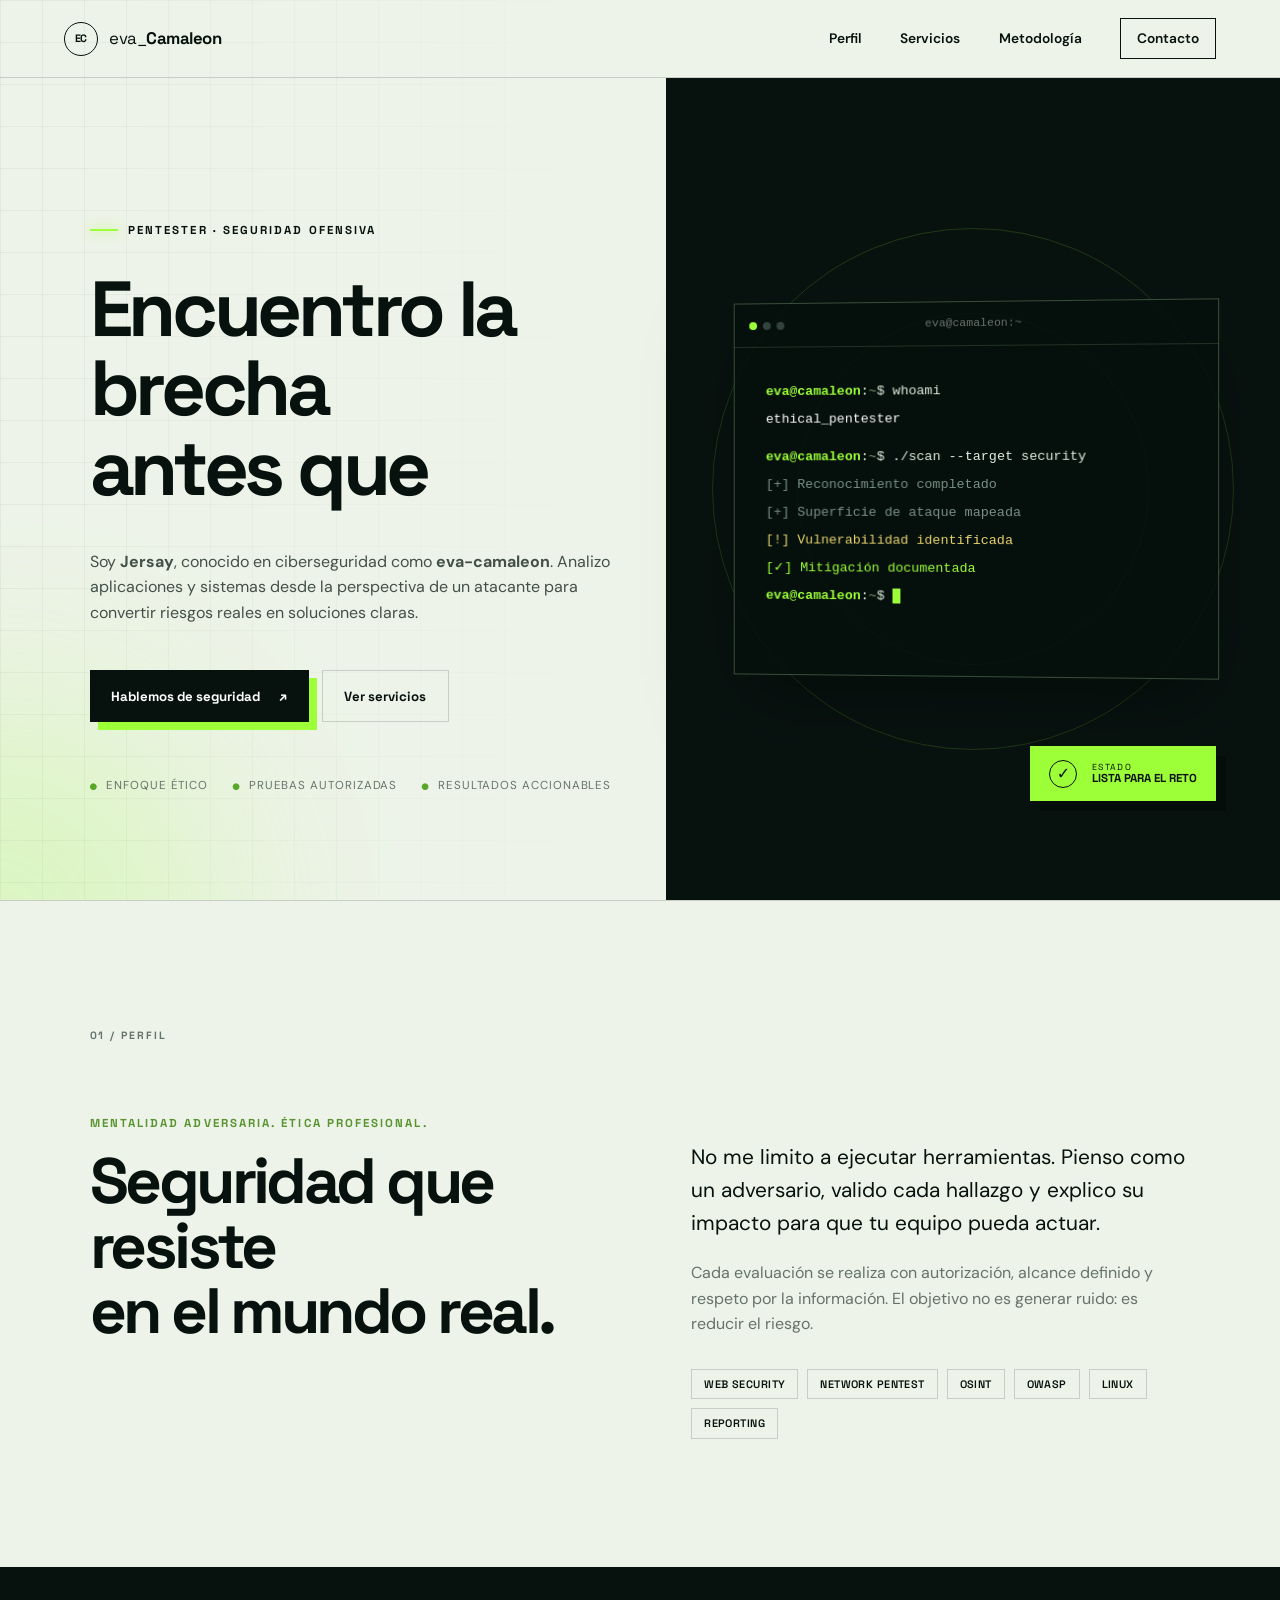
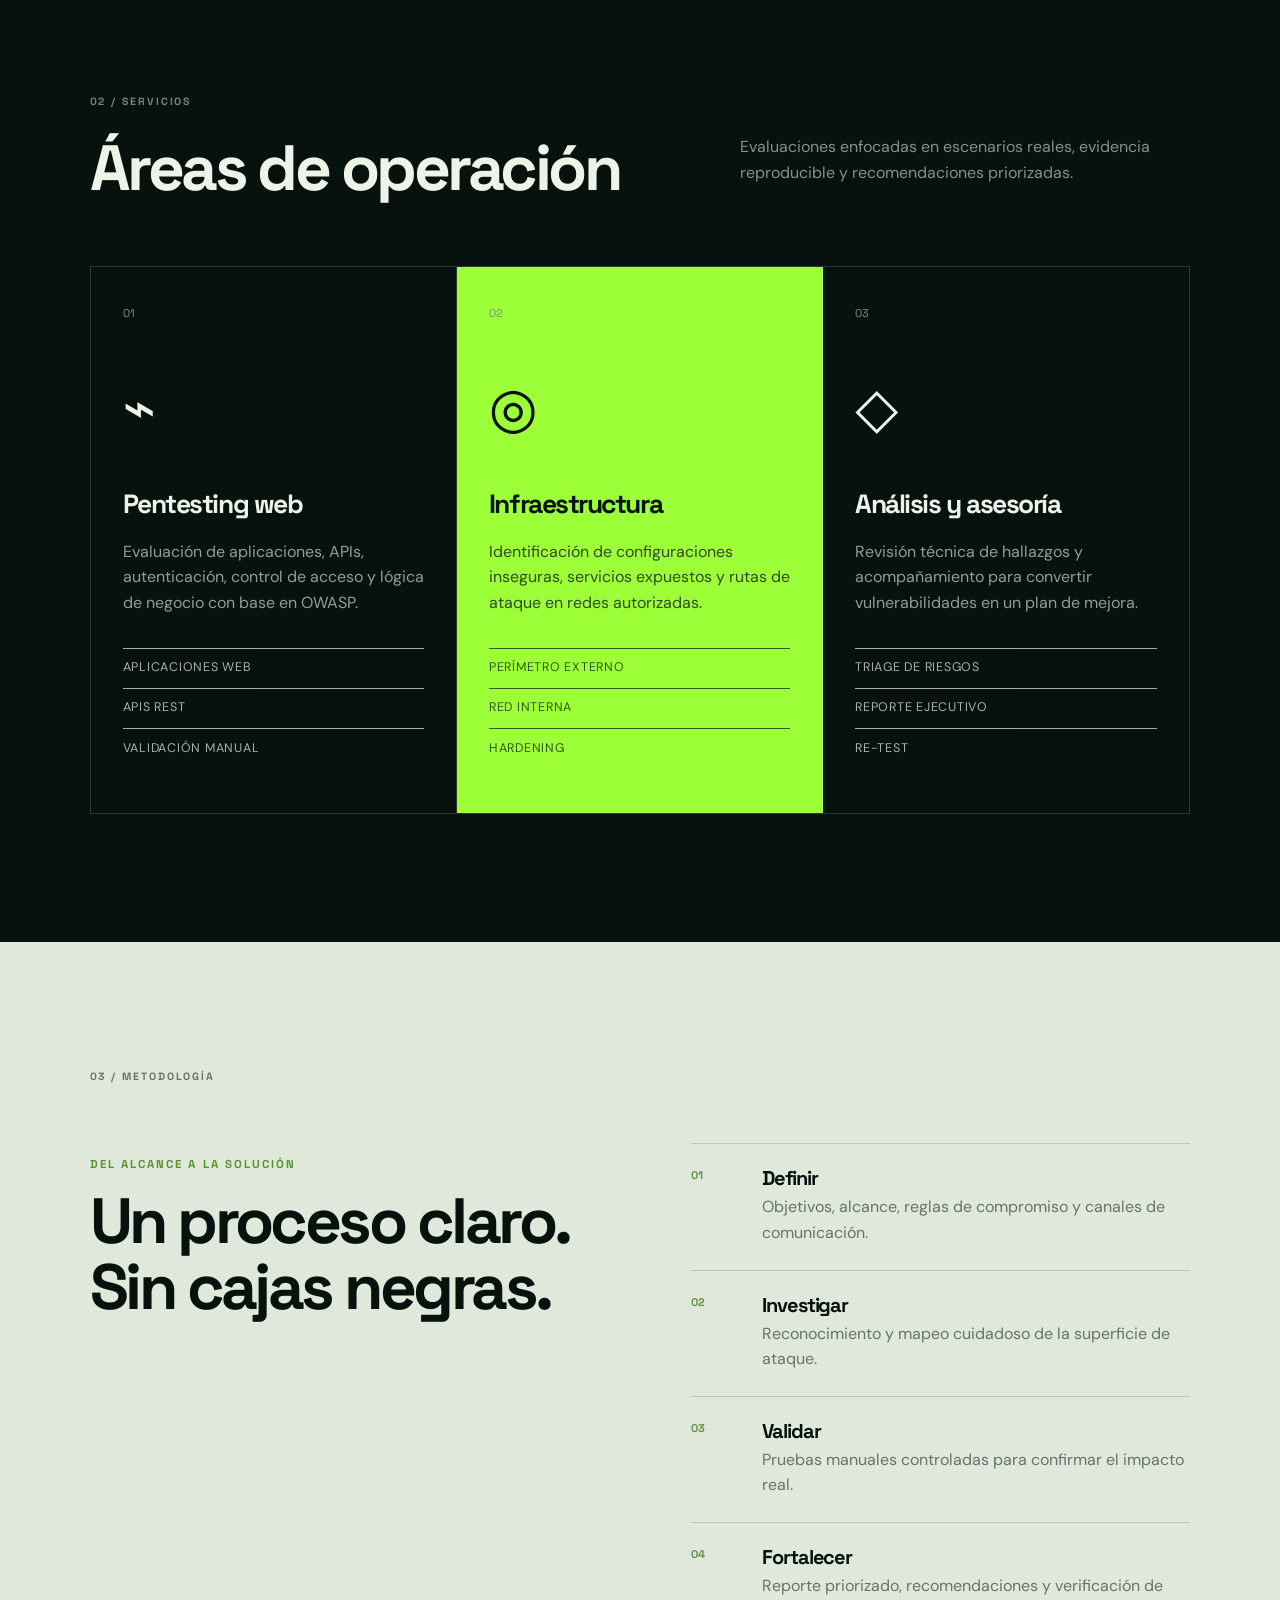
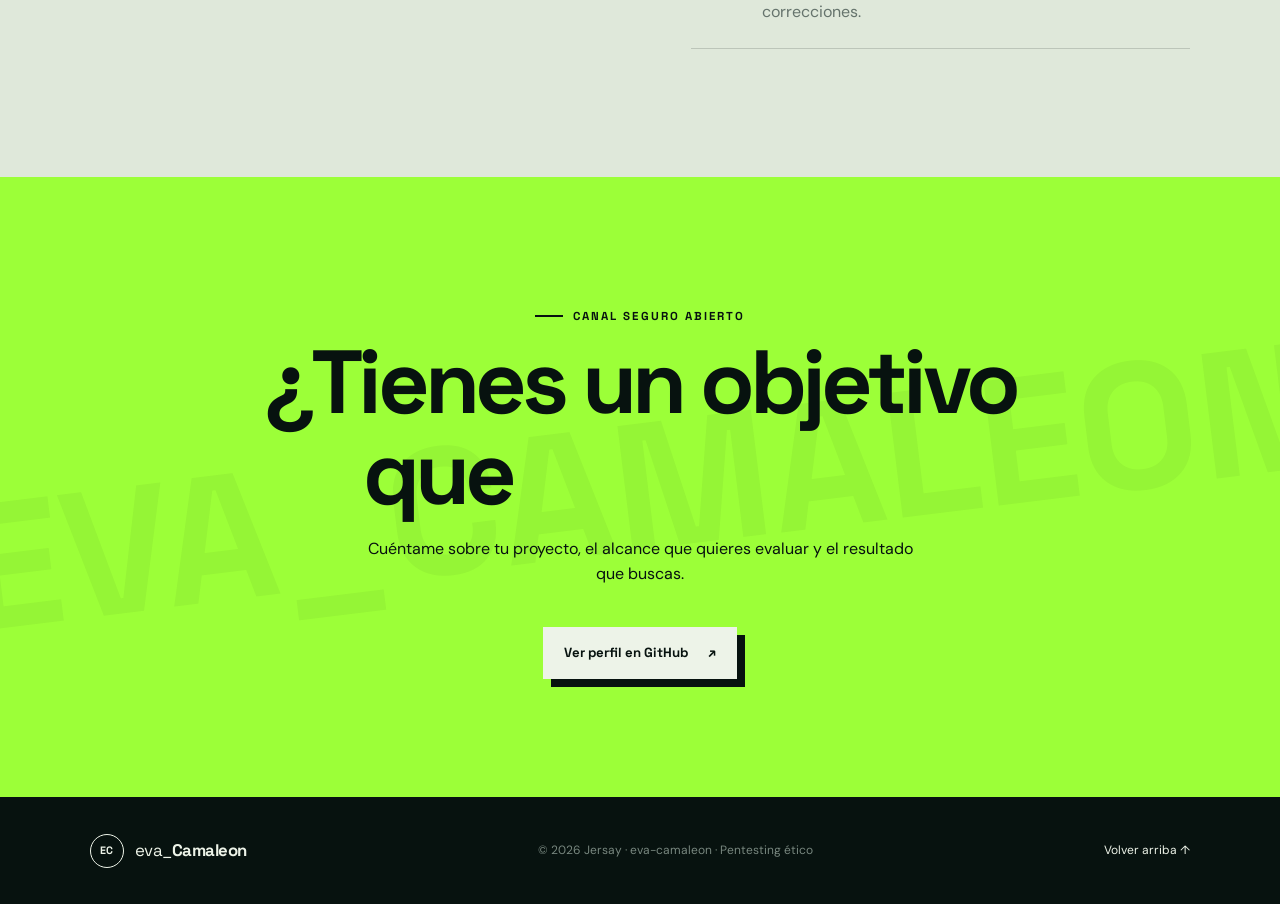
<file: index.html>
<!doctype html>
<html lang="es-MX">
<head>
  <meta charset="utf-8">
  <meta name="viewport" content="width=device-width, initial-scale=1">
  <title>Jersay | eva-camaleon · Pentester y especialista en ciberseguridad</title>
  <meta name="description" content="Portafolio de Jersay, conocido como eva-camaleon: pentester especializado en seguridad ofensiva, auditorías web y análisis de vulnerabilidades.">
  <meta name="author" content="Jersay">
  <meta name="robots" content="index, follow, max-image-preview:large">
  <meta name="theme-color" content="#07120f">
  <meta property="og:type" content="website">
  <meta property="og:locale" content="es_MX">
  <meta property="og:url" content="https://lupuslomas-beep.github.io/">
  <meta property="og:title" content="Jersay | eva-camaleon · Pentester">
  <meta property="og:description" content="Jersay, conocido como eva-camaleon. Pentesting ético, seguridad ofensiva y análisis de vulnerabilidades.">
  <meta property="og:image" content="https://lupuslomas-beep.github.io/assets/eva-camaleon-card.svg">
  <meta name="twitter:card" content="summary_large_image">
  <meta name="twitter:title" content="Jersay | eva-camaleon · Pentester">
  <meta name="twitter:description" content="Pentesting ético, seguridad ofensiva y análisis de vulnerabilidades.">
  <link rel="canonical" href="https://lupuslomas-beep.github.io/">
  <link rel="icon" href="assets/favicon.svg" type="image/svg+xml">
  <script>document.documentElement.classList.add('js')</script>
  <link rel="stylesheet" href="styles.css">
  <script type="application/ld+json">
  {
    "@context": "https://schema.org",
    "@type": "Person",
    "name": "Jersay",
    "alternateName": ["eva-camaleon", "eva_Camaleon", "eva Camaleon"],
    "jobTitle": "Pentester y especialista en ciberseguridad",
    "description": "Profesional de pentesting ético, seguridad ofensiva y análisis de vulnerabilidades",
    "url": "https://lupuslomas-beep.github.io/",
    "sameAs": ["https://github.com/lupuslomas-beep"],
    "knowsAbout": ["Pentesting", "Ciberseguridad", "Seguridad web", "Análisis de vulnerabilidades", "OSINT"]
  }
  </script>
</head>
<body>
  <a class="skip-link" href="#contenido">Saltar al contenido</a>

  <header class="site-header">
    <a class="brand" href="#inicio" aria-label="Ir al inicio">
      <span class="brand-mark" aria-hidden="true">EC</span>
      <span>eva_<strong>Camaleon</strong></span>
    </a>
    <button class="menu-button" type="button" aria-expanded="false" aria-controls="navigation">
      <span></span><span></span><span></span>
      <span class="sr-only">Abrir menú</span>
    </button>
    <nav id="navigation" aria-label="Navegación principal">
      <a href="#perfil">Perfil</a>
      <a href="#servicios">Servicios</a>
      <a href="#metodo">Metodología</a>
      <a class="nav-cta" href="#contacto">Contacto</a>
    </nav>
  </header>

  <main id="contenido">
    <section class="hero" id="inicio">
      <div class="hero-glow" aria-hidden="true"></div>
      <div class="hero-copy reveal">
        <p class="eyebrow"><span></span> Pentester · Seguridad ofensiva</p>
        <h1>Encuentro la brecha<br>antes que <em>ellos.</em></h1>
        <p class="hero-text">Soy <strong>Jersay</strong>, conocido en ciberseguridad como <strong>eva-camaleon</strong>. Analizo aplicaciones y sistemas desde la perspectiva de un atacante para convertir riesgos reales en soluciones claras.</p>
        <div class="hero-actions">
          <a class="button primary" href="#contacto">Hablemos de seguridad <span aria-hidden="true">↗</span></a>
          <a class="button ghost" href="#servicios">Ver servicios</a>
        </div>
        <div class="trust-line" aria-label="Principios de trabajo">
          <span>Enfoque ético</span>
          <span>Pruebas autorizadas</span>
          <span>Resultados accionables</span>
        </div>
      </div>

      <div class="terminal-wrap reveal" aria-label="Terminal decorativa de eva Camaleon">
        <div class="terminal">
          <div class="terminal-bar">
            <div class="dots"><i></i><i></i><i></i></div>
            <span>eva@camaleon:~</span>
          </div>
          <div class="terminal-body" aria-hidden="true">
            <p><b>eva@camaleon</b>:<span>~</span>$ whoami</p>
            <p class="output">ethical_pentester</p>
            <p><b>eva@camaleon</b>:<span>~</span>$ ./scan --target security</p>
            <p class="muted">[+] Reconocimiento completado</p>
            <p class="muted">[+] Superficie de ataque mapeada</p>
            <p class="warning">[!] Vulnerabilidad identificada</p>
            <p class="success">[✓] Mitigación documentada</p>
            <p><b>eva@camaleon</b>:<span>~</span>$ <i class="cursor"></i></p>
          </div>
        </div>
        <div class="status-card">
          <span class="status-icon">✓</span>
          <div><small>ESTADO</small><strong>LISTA PARA EL RETO</strong></div>
        </div>
      </div>
    </section>

    <section class="section profile" id="perfil">
      <div class="section-label">01 / PERFIL</div>
      <div class="profile-grid">
        <div class="reveal">
          <p class="kicker">MENTALIDAD ADVERSARIA. ÉTICA PROFESIONAL.</p>
          <h2>Seguridad que resiste<br>en el mundo real.</h2>
        </div>
        <div class="profile-copy reveal">
          <p>No me limito a ejecutar herramientas. Pienso como un adversario, valido cada hallazgo y explico su impacto para que tu equipo pueda actuar.</p>
          <p>Cada evaluación se realiza con autorización, alcance definido y respeto por la información. El objetivo no es generar ruido: es reducir el riesgo.</p>
          <div class="skills" aria-label="Especialidades">
            <span>Web Security</span><span>Network Pentest</span><span>OSINT</span><span>OWASP</span><span>Linux</span><span>Reporting</span>
          </div>
        </div>
      </div>
    </section>

    <section class="section services" id="servicios">
      <div class="section-heading reveal">
        <div><div class="section-label">02 / SERVICIOS</div><h2>Áreas de operación</h2></div>
        <p>Evaluaciones enfocadas en escenarios reales, evidencia reproducible y recomendaciones priorizadas.</p>
      </div>
      <div class="service-grid">
        <article class="service-card reveal">
          <span class="service-number">01</span>
          <div class="service-icon" aria-hidden="true">⌁</div>
          <h3>Pentesting web</h3>
          <p>Evaluación de aplicaciones, APIs, autenticación, control de acceso y lógica de negocio con base en OWASP.</p>
          <ul><li>Aplicaciones web</li><li>APIs REST</li><li>Validación manual</li></ul>
        </article>
        <article class="service-card featured reveal">
          <span class="service-number">02</span>
          <div class="service-icon" aria-hidden="true">◎</div>
          <h3>Infraestructura</h3>
          <p>Identificación de configuraciones inseguras, servicios expuestos y rutas de ataque en redes autorizadas.</p>
          <ul><li>Perímetro externo</li><li>Red interna</li><li>Hardening</li></ul>
        </article>
        <article class="service-card reveal">
          <span class="service-number">03</span>
          <div class="service-icon" aria-hidden="true">◇</div>
          <h3>Análisis y asesoría</h3>
          <p>Revisión técnica de hallazgos y acompañamiento para convertir vulnerabilidades en un plan de mejora.</p>
          <ul><li>Triage de riesgos</li><li>Reporte ejecutivo</li><li>Re-test</li></ul>
        </article>
      </div>
    </section>

    <section class="section method" id="metodo">
      <div class="section-label">03 / METODOLOGÍA</div>
      <div class="method-grid">
        <div class="reveal"><p class="kicker">DEL ALCANCE A LA SOLUCIÓN</p><h2>Un proceso claro.<br>Sin cajas negras.</h2></div>
        <ol class="steps">
          <li class="reveal"><span>01</span><div><h3>Definir</h3><p>Objetivos, alcance, reglas de compromiso y canales de comunicación.</p></div></li>
          <li class="reveal"><span>02</span><div><h3>Investigar</h3><p>Reconocimiento y mapeo cuidadoso de la superficie de ataque.</p></div></li>
          <li class="reveal"><span>03</span><div><h3>Validar</h3><p>Pruebas manuales controladas para confirmar el impacto real.</p></div></li>
          <li class="reveal"><span>04</span><div><h3>Fortalecer</h3><p>Reporte priorizado, recomendaciones y verificación de correcciones.</p></div></li>
        </ol>
      </div>
    </section>

    <section class="contact" id="contacto">
      <div class="contact-noise" aria-hidden="true"></div>
      <p class="eyebrow reveal"><span></span> Canal seguro abierto</p>
      <h2 class="reveal">¿Tienes un objetivo<br>que <em>proteger?</em></h2>
      <p class="reveal">Cuéntame sobre tu proyecto, el alcance que quieres evaluar y el resultado que buscas.</p>
      <a class="button light reveal" href="https://github.com/lupuslomas-beep" target="_blank" rel="me noopener">Ver perfil en GitHub <span aria-hidden="true">↗</span></a>
    </section>
  </main>

  <footer>
    <a class="brand" href="#inicio"><span class="brand-mark">EC</span><span>eva_<strong>Camaleon</strong></span></a>
    <p>© <span id="year"></span> Jersay · eva-camaleon · Pentesting ético</p>
    <a href="#inicio">Volver arriba ↑</a>
  </footer>

  <script src="script.js"></script>
</body>
</html>
</file>
<file: styles.css>
@import url('https://fonts.googleapis.com/css2?family=DM+Sans:wght@400;500;600&family=Space+Grotesk:wght@500;600;700&display=swap');

:root {
  --ink: #07120f;
  --ink-2: #10201a;
  --paper: #edf3e8;
  --paper-2: #dfe8da;
  --lime: #9cff38;
  --mint: #bfefb0;
  --muted: #65736c;
  --line: rgba(7,18,15,.16);
  --display: 'Space Grotesk', system-ui, sans-serif;
  --body: 'DM Sans', system-ui, sans-serif;
}

* { box-sizing: border-box; }
html { scroll-behavior: smooth; }
body { margin: 0; background: var(--paper); color: var(--ink); font-family: var(--body); font-size: 16px; line-height: 1.6; }
a { color: inherit; text-decoration: none; }
button { font: inherit; }
.sr-only { position: absolute; width: 1px; height: 1px; padding: 0; margin: -1px; overflow: hidden; clip: rect(0,0,0,0); white-space: nowrap; border: 0; }
.skip-link { position: fixed; top: -60px; left: 1rem; z-index: 100; background: var(--lime); padding: .7rem 1rem; font-weight: 700; transition: top .2s; }
.skip-link:focus { top: 1rem; }

.site-header { height: 78px; padding: 0 clamp(1.2rem, 5vw, 5.5rem); display: flex; align-items: center; justify-content: space-between; border-bottom: 1px solid var(--line); position: absolute; inset: 0 0 auto; z-index: 10; }
.brand { display: flex; align-items: center; gap: .7rem; font-family: var(--display); font-size: 1.05rem; letter-spacing: -.03em; }
.brand-mark { width: 34px; height: 34px; display: grid; place-items: center; border: 1px solid currentColor; border-radius: 50%; font-size: .67rem; font-weight: 700; letter-spacing: -.02em; }
nav { display: flex; align-items: center; gap: clamp(1.2rem, 3vw, 2.6rem); font-size: .86rem; font-weight: 600; }
nav a:not(.nav-cta) { position: relative; }
nav a:not(.nav-cta)::after { content: ''; position: absolute; left: 0; right: 100%; bottom: -.35rem; height: 2px; background: var(--ink); transition: right .25s; }
nav a:hover::after { right: 0; }
.nav-cta { border: 1px solid var(--ink); padding: .55rem 1rem; }
.nav-cta:hover { background: var(--ink); color: var(--paper); }
.menu-button { display: none; border: 0; background: transparent; padding: .5rem; }
.menu-button > span:not(.sr-only) { display: block; width: 24px; height: 2px; margin: 5px; background: var(--ink); }

.hero { min-height: 760px; height: 100svh; display: grid; grid-template-columns: 1.04fr .96fr; position: relative; overflow: hidden; padding-top: 78px; }
.hero::before { content: ''; position: absolute; inset: 0 50% 0 0; background-image: linear-gradient(rgba(7,18,15,.045) 1px, transparent 1px), linear-gradient(90deg, rgba(7,18,15,.045) 1px, transparent 1px); background-size: 42px 42px; mask-image: linear-gradient(to right, black, transparent); }
.hero-glow { position: absolute; width: 440px; height: 440px; left: -220px; bottom: -240px; border-radius: 50%; background: var(--lime); filter: blur(100px); opacity: .22; }
.hero-copy { padding: clamp(5rem, 10vh, 8rem) 3rem 4rem clamp(1.3rem, 7vw, 7.5rem); position: relative; z-index: 1; display: flex; flex-direction: column; align-items: flex-start; justify-content: center; }
.eyebrow, .kicker { text-transform: uppercase; font-family: var(--display); font-size: .72rem; letter-spacing: .18em; font-weight: 700; }
.eyebrow { display: flex; align-items: center; gap: .65rem; }
.eyebrow span { width: 28px; height: 2px; background: var(--lime); box-shadow: 0 0 12px var(--lime); }
h1, h2, h3 { font-family: var(--display); margin: 0; line-height: 1.02; letter-spacing: -.055em; }
h1 { font-size: clamp(3.1rem, 6.1vw, 6.8rem); max-width: 920px; margin: 1.2rem 0 1.5rem; }
h1 em, .contact h2 em { color: transparent; -webkit-text-stroke: 1.5px currentColor; font-style: normal; }
.hero-text { max-width: 620px; color: #435049; font-size: clamp(1rem, 1.25vw, 1.17rem); }
.hero-actions { display: flex; flex-wrap: wrap; gap: .8rem; margin-top: 1.8rem; }
.button { min-height: 52px; display: inline-flex; align-items: center; justify-content: center; gap: 1.2rem; padding: .75rem 1.35rem; font-family: var(--display); font-size: .83rem; font-weight: 700; transition: transform .2s, background .2s; }
.button:hover { transform: translateY(-3px); }
.button.primary { background: var(--ink); color: white; box-shadow: 8px 8px 0 var(--lime); }
.button.ghost { border: 1px solid var(--line); }
.trust-line { display: flex; flex-wrap: wrap; gap: 1.5rem; margin-top: 3.4rem; color: var(--muted); font-size: .72rem; text-transform: uppercase; letter-spacing: .08em; }
.trust-line span::before { content: '●'; color: #58a728; margin-right: .5rem; font-size: .55rem; }

.terminal-wrap { min-height: 100%; background: var(--ink); display: flex; align-items: center; justify-content: center; padding: 5rem clamp(1.5rem, 5vw, 5rem); position: relative; }
.terminal-wrap::before, .terminal-wrap::after { content: ''; position: absolute; border: 1px solid rgba(156,255,56,.16); border-radius: 50%; width: 520px; height: 520px; }
.terminal-wrap::after { width: 350px; height: 350px; }
.terminal { width: min(100%, 570px); position: relative; z-index: 1; border: 1px solid rgba(191,239,176,.28); background: rgba(5,15,12,.88); box-shadow: 0 30px 80px rgba(0,0,0,.35); transform: perspective(900px) rotateY(-3deg); }
.terminal-bar { height: 44px; border-bottom: 1px solid rgba(191,239,176,.15); display: flex; align-items: center; justify-content: center; color: rgba(237,243,232,.43); font-family: monospace; font-size: .72rem; position: relative; }
.dots { display: flex; gap: 6px; position: absolute; left: 15px; }
.dots i { width: 8px; height: 8px; border-radius: 50%; background: #33423c; }
.dots i:first-child { background: var(--lime); }
.terminal-body { min-height: 330px; padding: 2rem; font: .84rem/1.9 monospace; color: #e2eee0; }
.terminal-body p { margin: 0 0 .15rem; }
.terminal-body b, .terminal-body .success { color: var(--lime); }
.terminal-body span { color: #7da36e; }
.terminal-body .output { color: white; margin-bottom: .8rem; }
.terminal-body .muted { color: #789085; }
.terminal-body .warning { color: #e9d46e; }
.cursor { display: inline-block; width: 8px; height: 15px; background: var(--lime); vertical-align: middle; animation: blink 1s steps(2) infinite; }
@keyframes blink { 50% { opacity: 0; } }
.status-card { position: absolute; z-index: 2; right: clamp(1rem, 5vw, 4.5rem); bottom: 12%; display: flex; align-items: center; gap: .9rem; padding: .85rem 1.2rem; background: var(--lime); color: var(--ink); box-shadow: 10px 10px 0 rgba(0,0,0,.28); }
.status-icon { width: 28px; height: 28px; border: 1px solid; border-radius: 50%; display: grid; place-items: center; font-weight: bold; }
.status-card small, .status-card strong { display: block; font-family: var(--display); line-height: 1.2; }
.status-card small { font-size: .55rem; letter-spacing: .16em; }
.status-card strong { font-size: .72rem; }

.section { padding: clamp(5rem, 10vw, 9rem) clamp(1.3rem, 7vw, 7.5rem); }
.section-label { color: var(--muted); font: 700 .66rem var(--display); letter-spacing: .18em; margin-bottom: 3.8rem; }
.profile { border-top: 1px solid var(--line); }
.profile-grid, .method-grid { display: grid; grid-template-columns: 1fr 1fr; gap: 8vw; }
.kicker { color: #58942f; }
.section h2 { font-size: clamp(2.5rem, 5vw, 5.2rem); margin-top: 1rem; }
.profile-copy { padding-top: 1rem; max-width: 650px; }
.profile-copy > p:first-child { font-size: 1.3rem; color: var(--ink); }
.profile-copy > p { color: var(--muted); }
.skills { display: flex; flex-wrap: wrap; gap: .55rem; margin-top: 2rem; }
.skills span { border: 1px solid var(--line); padding: .45rem .75rem; font: 600 .68rem var(--display); letter-spacing: .04em; text-transform: uppercase; }

.services { background: var(--ink); color: var(--paper); }
.section-heading { display: flex; justify-content: space-between; align-items: end; margin-bottom: 4rem; }
.section-heading .section-label { color: #75867d; margin-bottom: 1.8rem; }
.section-heading > p { max-width: 450px; color: #82938b; }
.service-grid { display: grid; grid-template-columns: repeat(3, 1fr); border: 1px solid rgba(237,243,232,.16); }
.service-card { min-height: 470px; padding: 2rem; position: relative; border-right: 1px solid rgba(237,243,232,.16); transition: background .3s, color .3s, transform .3s; }
.service-card:last-child { border-right: 0; }
.service-card:hover, .service-card.featured { background: var(--lime); color: var(--ink); transform: translateY(-8px); }
.service-number { font: .7rem var(--display); color: #7e9086; }
.service-icon { font: 3.5rem var(--display); margin: 3rem 0; }
.service-card h3 { font-size: 1.65rem; }
.service-card p { color: #8da096; margin: 1.3rem 0 2rem; }
.service-card.featured p, .service-card:hover p { color: #31482b; }
.service-card ul { padding: 0; list-style: none; font-size: .78rem; text-transform: uppercase; letter-spacing: .06em; }
.service-card li { border-top: 1px solid currentColor; padding: .6rem 0; opacity: .7; }

.method { background: var(--paper-2); }
.method-grid { align-items: start; }
.steps { list-style: none; padding: 0; margin: 0; border-top: 1px solid var(--line); }
.steps li { display: grid; grid-template-columns: 55px 1fr; gap: 1rem; padding: 1.5rem 0; border-bottom: 1px solid var(--line); }
.steps > li > span { color: #659143; font: 700 .7rem var(--display); }
.steps h3 { font-size: 1.25rem; margin-bottom: .35rem; }
.steps p { color: var(--muted); margin: 0; }

.contact { min-height: 620px; padding: 7rem 1.5rem; background: var(--lime); color: var(--ink); text-align: center; display: flex; flex-direction: column; align-items: center; justify-content: center; position: relative; overflow: hidden; }
.contact::before { content: 'EVA_CAMALEON'; position: absolute; white-space: nowrap; font: 700 14vw var(--display); color: rgba(7,18,15,.045); transform: rotate(-7deg); }
.contact > * { position: relative; z-index: 1; }
.contact .eyebrow span { background: var(--ink); box-shadow: none; }
.contact h2 { font-size: clamp(3.2rem, 7vw, 7rem); max-width: 1000px; }
.contact > p:not(.eyebrow):not(.replace-note) { max-width: 570px; }
.button.light { background: var(--paper); margin-top: 1.5rem; box-shadow: 8px 8px 0 var(--ink); }
.replace-note { font-size: .68rem; opacity: .55; margin-top: 1.5rem; }

footer { padding: 2rem clamp(1.3rem, 7vw, 7.5rem); display: flex; align-items: center; justify-content: space-between; gap: 1rem; background: var(--ink); color: var(--paper); font-size: .75rem; }
footer p { color: #78877f; }

.reveal { opacity: 1; transform: none; }
.js .reveal { opacity: 0; transform: translateY(24px); transition: opacity .7s ease, transform .7s ease; }
.js .reveal.visible { opacity: 1; transform: none; }

@media (max-width: 900px) {
  .site-header { position: absolute; }
  .menu-button { display: block; z-index: 3; }
  nav { display: none; position: absolute; top: 78px; left: 0; right: 0; padding: 1.5rem; flex-direction: column; background: var(--paper); border-bottom: 1px solid var(--line); }
  nav.open { display: flex; }
  .hero { height: auto; grid-template-columns: 1fr; }
  .hero-copy { min-height: 680px; padding-top: 7rem; }
  .terminal-wrap { min-height: 620px; }
  .profile-grid, .method-grid { grid-template-columns: 1fr; gap: 3rem; }
  .section-heading { display: block; }
  .service-grid { grid-template-columns: 1fr; }
  .service-card { min-height: auto; border-right: 0; border-bottom: 1px solid rgba(237,243,232,.16); }
  .service-card:last-child { border-bottom: 0; }
}

@media (max-width: 560px) {
  h1 { font-size: 3.35rem; }
  .hero-copy { min-height: 660px; padding-right: 1.3rem; }
  .trust-line { gap: .7rem 1rem; }
  .terminal-wrap { min-height: 500px; padding: 3rem 1rem; }
  .terminal-body { padding: 1.3rem; min-height: 300px; font-size: .7rem; }
  .status-card { bottom: 5%; }
  .section { padding-top: 5rem; padding-bottom: 5rem; }
  .section-label { margin-bottom: 2.4rem; }
  footer { flex-direction: column; text-align: center; }
}

@media (prefers-reduced-motion: reduce) {
  html { scroll-behavior: auto; }
  *, *::before, *::after { animation-duration: .01ms !important; transition-duration: .01ms !important; }
  .reveal { opacity: 1; transform: none; }
}
</file>
